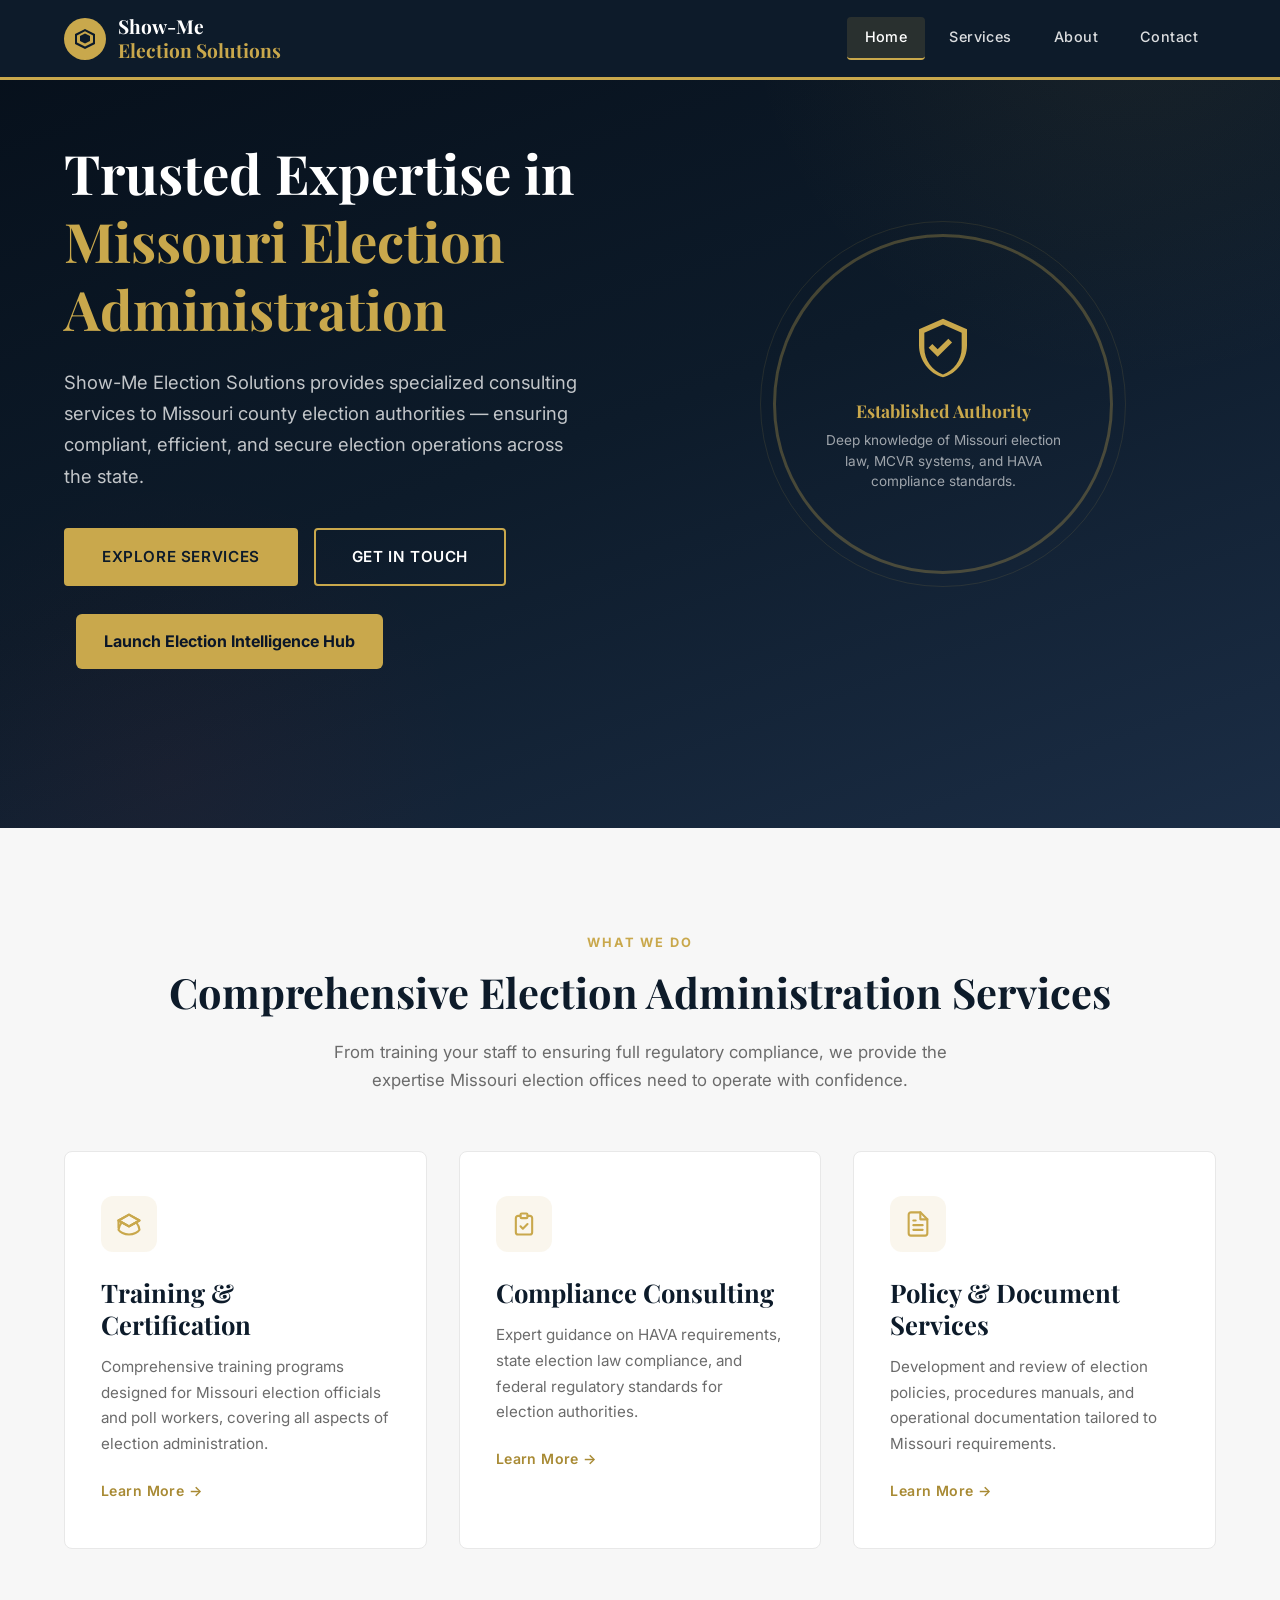
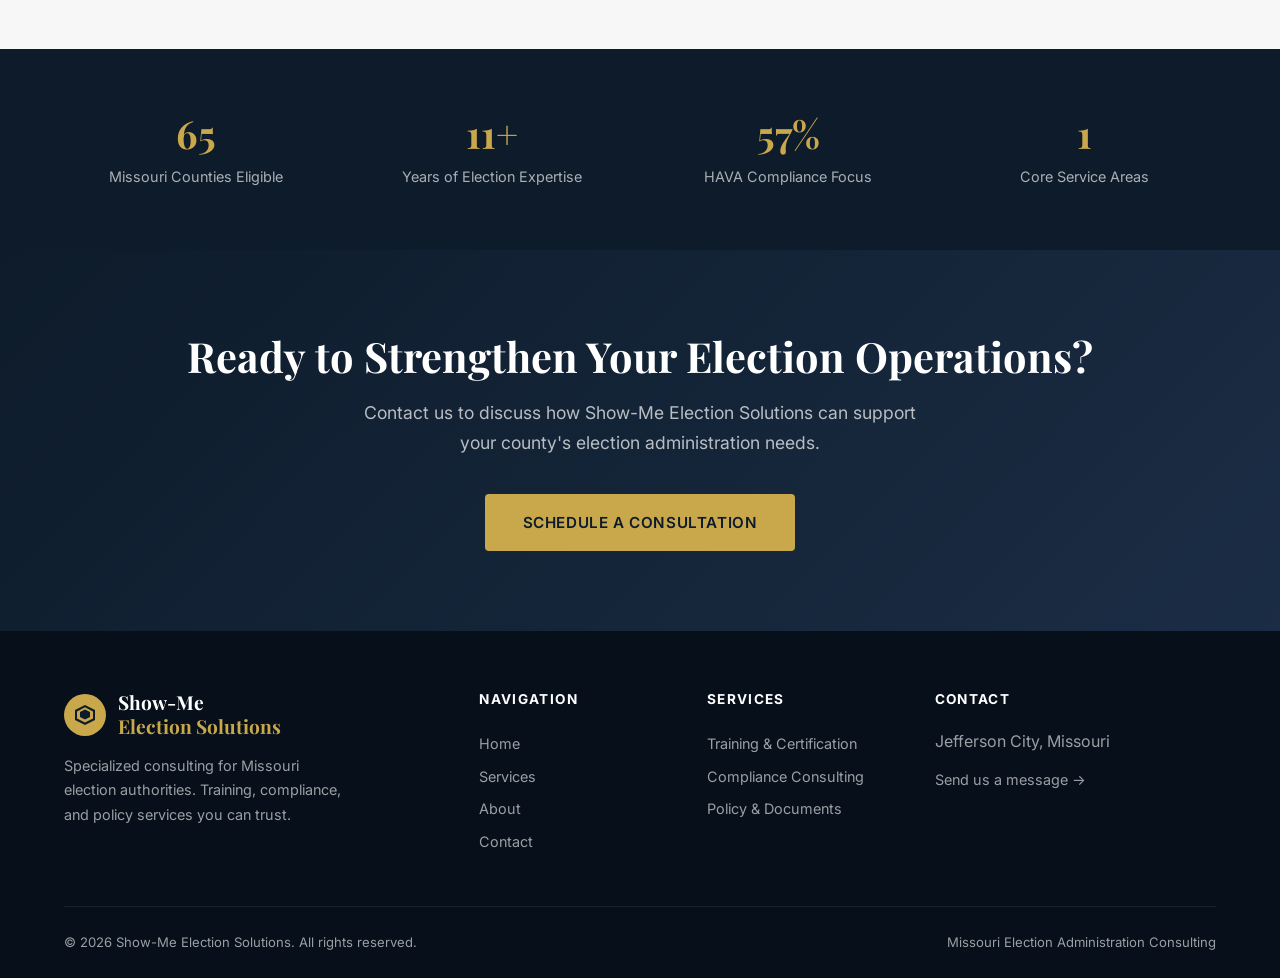
<file: index.html>
<!DOCTYPE html>
<html lang="en">
<head>
  <meta charset="UTF-8">
  <meta name="viewport" content="width=device-width, initial-scale=1.0">
  <title>Show-Me Election Solutions — Missouri Election Administration Consulting</title>
  <meta name="description" content="Missouri's trusted partner in election administration consulting. Training, compliance, and policy services for county election authorities.">
  <link rel="preconnect" href="https://fonts.googleapis.com">
  <link rel="preconnect" href="https://fonts.gstatic.com" crossorigin>
  <link href="https://fonts.googleapis.com/css2?family=Inter:wght@400;500;600;700&family=Playfair+Display:wght@600;700;800&display=swap" rel="stylesheet">
  <link rel="stylesheet" href="css/styles.css">
</head>
<body>

  <!-- ======== Header ======== -->
  <header class="site-header">
    <div class="container">
      <a href="index.html" class="logo">
        <div class="logo-icon">
          <svg viewBox="0 0 24 24"><path d="M12 2L2 7v10l10 5 10-5V7L12 2zm0 2.18L20 8.5v7l-8 4-8-4v-7l8-4.32z"/><path d="M12 6.5l-5 2.5v5l5 2.5 5-2.5v-5l-5-2.5z"/></svg>
        </div>
        <div class="logo-text">Show-Me<br><span>Election Solutions</span></div>
      </a>
      <button class="nav-toggle" aria-label="Toggle navigation" aria-expanded="false">
        <span></span><span></span><span></span>
      </button>
      <nav class="main-nav">
        <ul>
          <li><a href="index.html" class="active">Home</a></li>
          <li><a href="services.html">Services</a></li>
          <li><a href="about.html">About</a></li>
          <li><a href="contact.html">Contact</a></li>
        </ul>
      </nav>
    </div>
  </header>

  <!-- ======== Hero ======== -->
  <section class="hero">
    <div class="container">
      <div class="hero-content">
        <h1>Trusted Expertise in<br><em>Missouri Election Administration</em></h1>
        <p>Show-Me Election Solutions provides specialized consulting services to Missouri county election authorities — ensuring compliant, efficient, and secure election operations across the state.</p>
        <div class="hero-buttons">
          <a href="services.html" class="btn btn-gold">Explore Services</a>
          <a href="contact.html" class="btn btn-outline">Get in Touch</a>
          <a href="hub.html" style="display:inline-block;background:#C9A84C;color:#0B1628;padding:14px 28px;border-radius:6px;font-weight:700;text-decoration:none;font-size:16px;margin-top:12px;margin-left:12px;">Launch Election Intelligence Hub</a>
        </div>
      </div>
      <div class="hero-visual">
        <div class="hero-badge">
          <svg viewBox="0 0 24 24"><path d="M12 1L3 5v6c0 5.55 3.84 10.74 9 12 5.16-1.26 9-6.45 9-12V5l-9-4zm0 2.18l7 3.12v5.7c0 4.47-3.07 8.67-7 9.93-3.93-1.26-7-5.46-7-9.93V6.3l7-3.12z"/><path d="M10 12.5l-2-2-1.4 1.4L10 15.3l5.4-5.4-1.4-1.4z"/></svg>
          <h3>Established Authority</h3>
          <p>Deep knowledge of Missouri election law, MCVR systems, and HAVA compliance standards.</p>
        </div>
      </div>
    </div>
  </section>

  <!-- ======== Services Overview ======== -->
  <section class="services-overview">
    <div class="container">
      <div class="text-center">
        <span class="section-label">What We Do</span>
        <h2 class="section-heading">Comprehensive Election Administration Services</h2>
        <p class="section-intro center">From training your staff to ensuring full regulatory compliance, we provide the expertise Missouri election offices need to operate with confidence.</p>
      </div>
      <div class="services-grid">
        <!-- Card 1 -->
        <div class="service-card">
          <div class="icon-wrap">
            <svg viewBox="0 0 24 24"><path d="M12 14l9-5-9-5-9 5 9 5z"/><path d="M12 14l6.16-3.42A12.08 12.08 0 0 1 21 17c-1.1 2-5 4-9 4s-7.9-2-9-4a12.08 12.08 0 0 1 2.84-6.42L12 14z"/><path d="M12 14l9-5-9-5-9 5 9 5z"/><line x1="3" y1="9" x2="3" y2="15"/></svg>
          </div>
          <h3>Training &amp; Certification</h3>
          <p>Comprehensive training programs designed for Missouri election officials and poll workers, covering all aspects of election administration.</p>
          <a href="services.html" class="card-link">Learn More &rarr;</a>
        </div>
        <!-- Card 2 -->
        <div class="service-card">
          <div class="icon-wrap">
            <svg viewBox="0 0 24 24"><path d="M9 5H7a2 2 0 0 0-2 2v12a2 2 0 0 0 2 2h10a2 2 0 0 0 2-2V7a2 2 0 0 0-2-2h-2"/><rect x="9" y="3" width="6" height="4" rx="1"/><path d="M9 14l2 2 4-4"/></svg>
          </div>
          <h3>Compliance Consulting</h3>
          <p>Expert guidance on HAVA requirements, state election law compliance, and federal regulatory standards for election authorities.</p>
          <a href="services.html" class="card-link">Learn More &rarr;</a>
        </div>
        <!-- Card 3 -->
        <div class="service-card">
          <div class="icon-wrap">
            <svg viewBox="0 0 24 24"><path d="M14 2H6a2 2 0 0 0-2 2v16a2 2 0 0 0 2 2h12a2 2 0 0 0 2-2V8l-6-6z"/><polyline points="14 2 14 8 20 8"/><line x1="16" y1="13" x2="8" y2="13"/><line x1="16" y1="17" x2="8" y2="17"/><line x1="10" y1="9" x2="8" y2="9"/></svg>
          </div>
          <h3>Policy &amp; Document Services</h3>
          <p>Development and review of election policies, procedures manuals, and operational documentation tailored to Missouri requirements.</p>
          <a href="services.html" class="card-link">Learn More &rarr;</a>
        </div>
      </div>
    </div>
  </section>

  <!-- ======== Trust Bar ======== -->
  <section class="trust-bar">
    <div class="container">
      <div class="trust-grid">
        <div class="trust-item">
          <h3 data-count="114" data-suffix="">0</h3>
          <p>Missouri Counties Eligible</p>
        </div>
        <div class="trust-item">
          <h3 data-count="20" data-suffix="+">0</h3>
          <p>Years of Election Expertise</p>
        </div>
        <div class="trust-item">
          <h3 data-count="100" data-suffix="%">0</h3>
          <p>HAVA Compliance Focus</p>
        </div>
        <div class="trust-item">
          <h3 data-count="3" data-suffix="">0</h3>
          <p>Core Service Areas</p>
        </div>
      </div>
    </div>
  </section>

  <!-- ======== CTA Banner ======== -->
  <section class="cta-banner">
    <div class="container">
      <h2>Ready to Strengthen Your Election Operations?</h2>
      <p>Contact us to discuss how Show-Me Election Solutions can support your county's election administration needs.</p>
      <a href="contact.html" class="btn btn-gold">Schedule a Consultation</a>
    </div>
  </section>

  <!-- ======== Footer ======== -->
  <footer class="site-footer">
    <div class="container">
      <div class="footer-grid">
        <div class="footer-brand">
          <a href="index.html" class="logo">
            <div class="logo-icon">
              <svg viewBox="0 0 24 24"><path d="M12 2L2 7v10l10 5 10-5V7L12 2zm0 2.18L20 8.5v7l-8 4-8-4v-7l8-4.32z"/><path d="M12 6.5l-5 2.5v5l5 2.5 5-2.5v-5l-5-2.5z"/></svg>
            </div>
            <div class="logo-text">Show-Me<br><span>Election Solutions</span></div>
          </a>
          <p>Specialized consulting for Missouri election authorities. Training, compliance, and policy services you can trust.</p>
        </div>
        <div class="footer-col">
          <h4>Navigation</h4>
          <a href="index.html">Home</a>
          <a href="services.html">Services</a>
          <a href="about.html">About</a>
          <a href="contact.html">Contact</a>
        </div>
        <div class="footer-col">
          <h4>Services</h4>
          <a href="services.html">Training &amp; Certification</a>
          <a href="services.html">Compliance Consulting</a>
          <a href="services.html">Policy &amp; Documents</a>
        </div>
        <div class="footer-col">
          <h4>Contact</h4>
          <p>Jefferson City, Missouri</p>
          <p style="margin-top:8px"><a href="contact.html">Send us a message &rarr;</a></p>
        </div>
      </div>
      <div class="footer-bottom">
        <p>&copy; 2026 Show-Me Election Solutions. All rights reserved.</p>
        <p>Missouri Election Administration Consulting</p>
      </div>
    </div>
  </footer>

  <script src="js/main.js"></script>
</body>
</html>
</file>
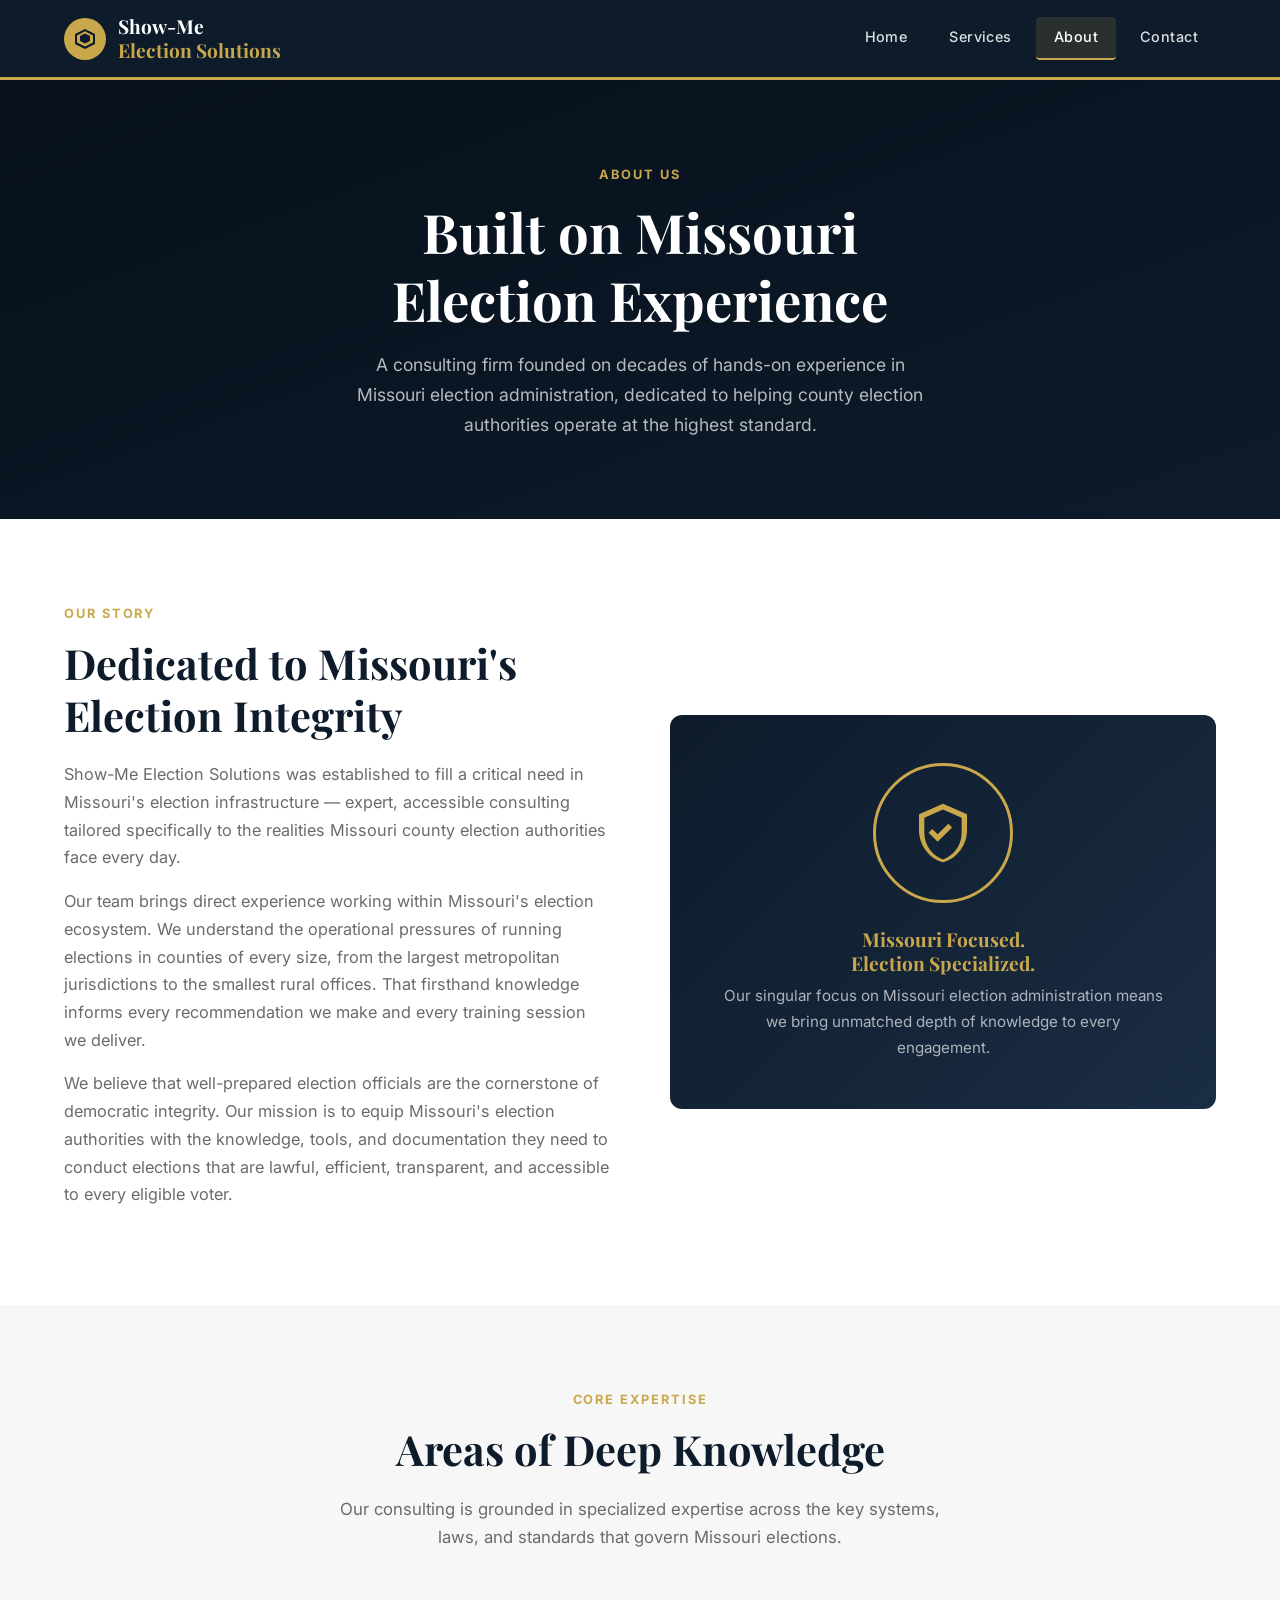
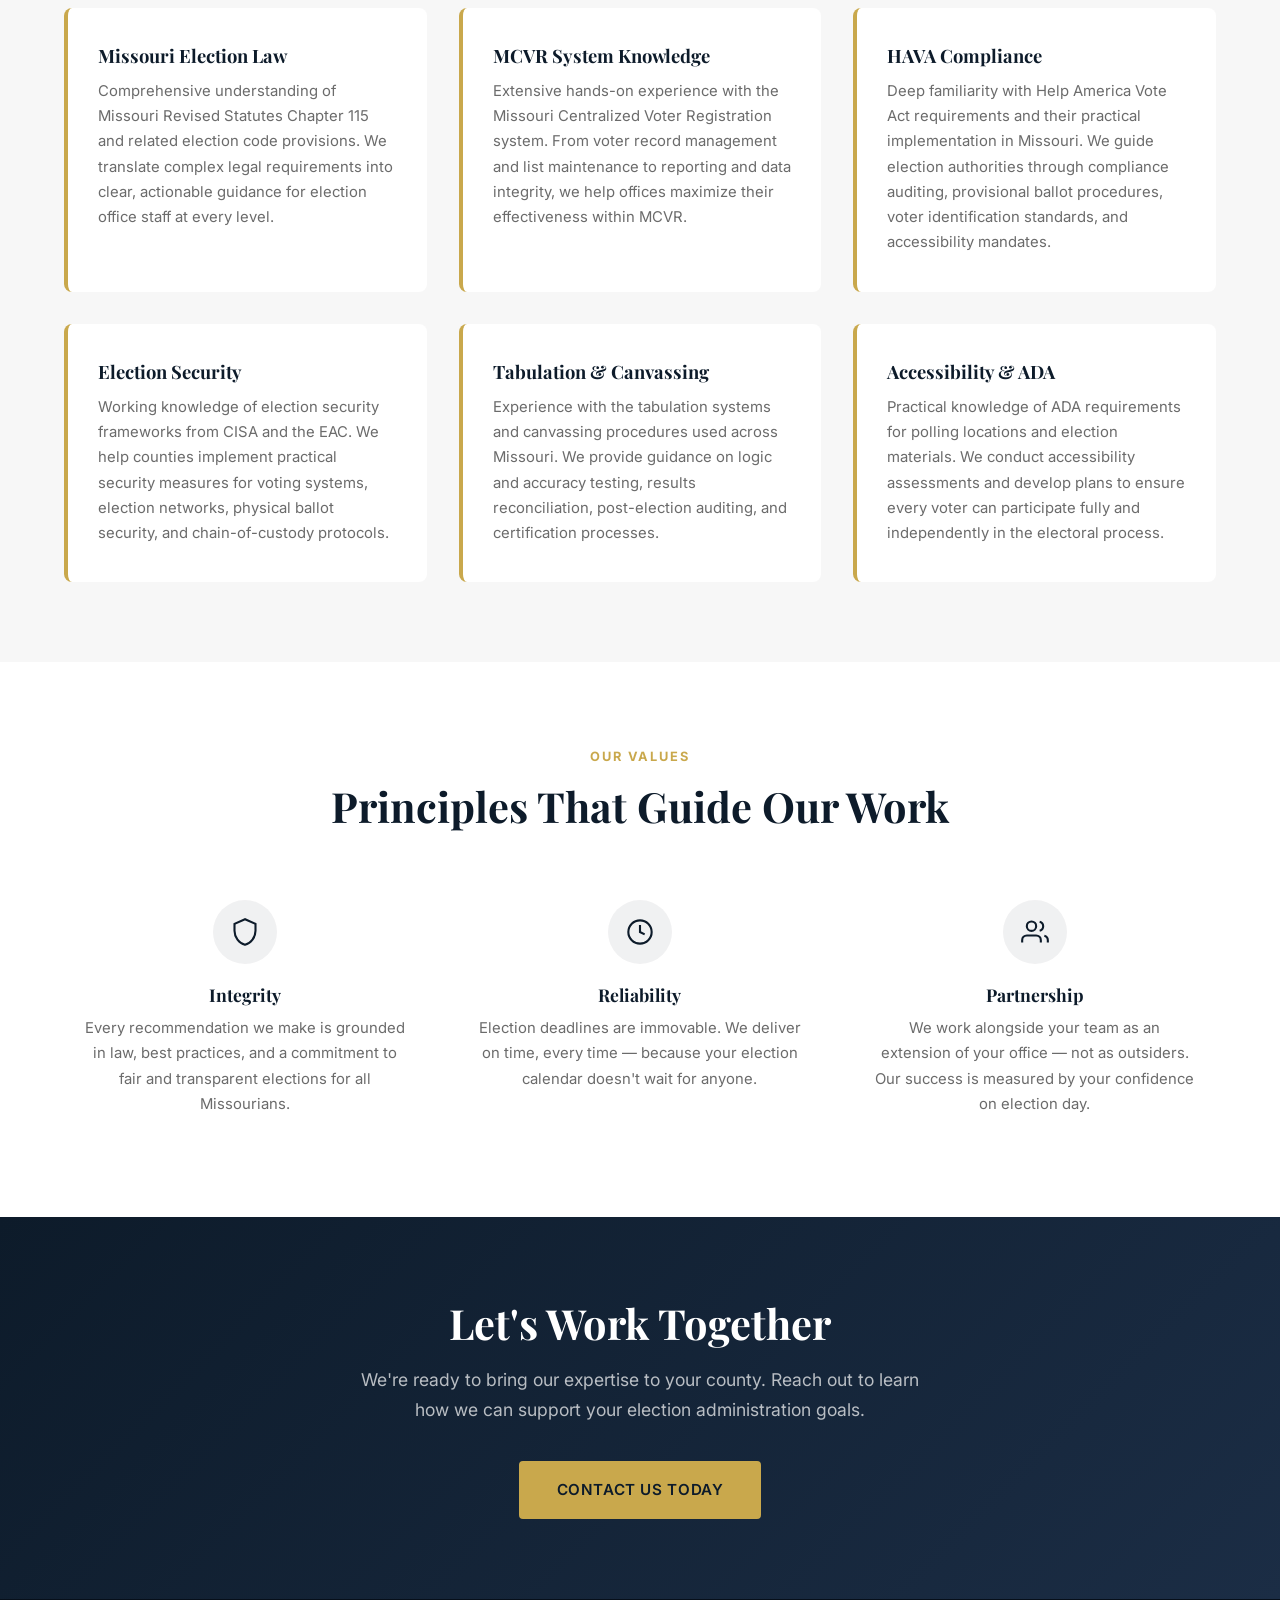
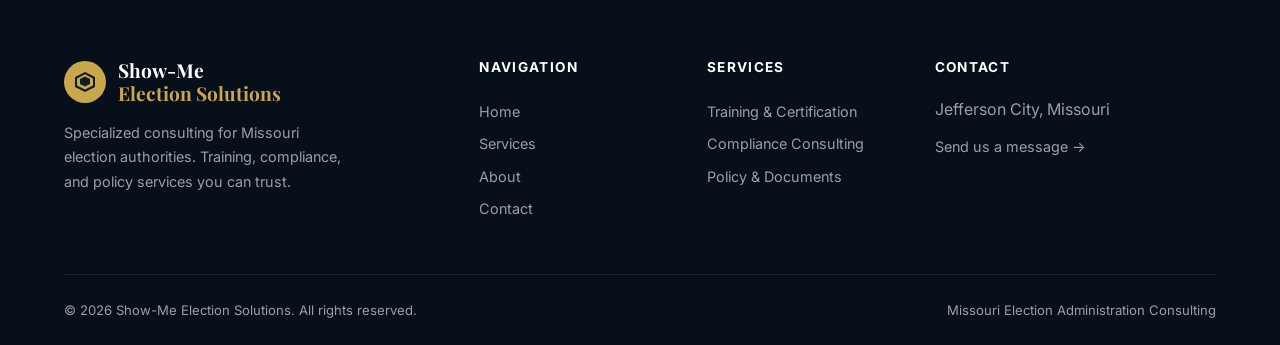
<file: about.html>
<!DOCTYPE html>
<html lang="en">
<head>
  <meta charset="UTF-8">
  <meta name="viewport" content="width=device-width, initial-scale=1.0">
  <title>About — Show-Me Election Solutions</title>
  <meta name="description" content="Learn about Show-Me Election Solutions — Missouri's trusted election administration consulting firm with deep expertise in state election law, MCVR, and HAVA compliance.">
  <link rel="preconnect" href="https://fonts.googleapis.com">
  <link rel="preconnect" href="https://fonts.gstatic.com" crossorigin>
  <link href="https://fonts.googleapis.com/css2?family=Inter:wght@400;500;600;700&family=Playfair+Display:wght@600;700;800&display=swap" rel="stylesheet">
  <link rel="stylesheet" href="css/styles.css">
</head>
<body>

  <!-- ======== Header ======== -->
  <header class="site-header">
    <div class="container">
      <a href="index.html" class="logo">
        <div class="logo-icon">
          <svg viewBox="0 0 24 24"><path d="M12 2L2 7v10l10 5 10-5V7L12 2zm0 2.18L20 8.5v7l-8 4-8-4v-7l8-4.32z"/><path d="M12 6.5l-5 2.5v5l5 2.5 5-2.5v-5l-5-2.5z"/></svg>
        </div>
        <div class="logo-text">Show-Me<br><span>Election Solutions</span></div>
      </a>
      <button class="nav-toggle" aria-label="Toggle navigation" aria-expanded="false">
        <span></span><span></span><span></span>
      </button>
      <nav class="main-nav">
        <ul>
          <li><a href="index.html">Home</a></li>
          <li><a href="services.html">Services</a></li>
          <li><a href="about.html">About</a></li>
          <li><a href="contact.html">Contact</a></li>
        </ul>
      </nav>
    </div>
  </header>

  <!-- ======== Page Hero ======== -->
  <section class="page-hero">
    <div class="container">
      <span class="section-label" style="color:var(--gold)">About Us</span>
      <h1>Built on Missouri<br>Election Experience</h1>
      <p>A consulting firm founded on decades of hands-on experience in Missouri election administration, dedicated to helping county election authorities operate at the highest standard.</p>
    </div>
  </section>

  <!-- ======== About Intro ======== -->
  <section class="about-intro">
    <div class="container">
      <div class="about-intro-text">
        <span class="section-label">Our Story</span>
        <h2>Dedicated to Missouri's Election Integrity</h2>
        <p>Show-Me Election Solutions was established to fill a critical need in Missouri's election infrastructure — expert, accessible consulting tailored specifically to the realities Missouri county election authorities face every day.</p>
        <p>Our team brings direct experience working within Missouri's election ecosystem. We understand the operational pressures of running elections in counties of every size, from the largest metropolitan jurisdictions to the smallest rural offices. That firsthand knowledge informs every recommendation we make and every training session we deliver.</p>
        <p>We believe that well-prepared election officials are the cornerstone of democratic integrity. Our mission is to equip Missouri's election authorities with the knowledge, tools, and documentation they need to conduct elections that are lawful, efficient, transparent, and accessible to every eligible voter.</p>
      </div>
      <div class="about-visual">
        <div class="seal">
          <svg viewBox="0 0 24 24"><path d="M12 1L3 5v6c0 5.55 3.84 10.74 9 12 5.16-1.26 9-6.45 9-12V5l-9-4zm0 2.18l7 3.12v5.7c0 4.47-3.07 8.67-7 9.93-3.93-1.26-7-5.46-7-9.93V6.3l7-3.12z"/><path d="M10 12.5l-2-2-1.4 1.4L10 15.3l5.4-5.4-1.4-1.4z"/></svg>
        </div>
        <h3>Missouri Focused.<br>Election Specialized.</h3>
        <p>Our singular focus on Missouri election administration means we bring unmatched depth of knowledge to every engagement.</p>
      </div>
    </div>
  </section>

  <!-- ======== Expertise Section ======== -->
  <section class="expertise-section">
    <div class="container">
      <div class="text-center">
        <span class="section-label">Core Expertise</span>
        <h2 class="section-heading">Areas of Deep Knowledge</h2>
        <p class="section-intro center">Our consulting is grounded in specialized expertise across the key systems, laws, and standards that govern Missouri elections.</p>
      </div>
      <div class="expertise-grid">
        <div class="expertise-card">
          <h3>Missouri Election Law</h3>
          <p>Comprehensive understanding of Missouri Revised Statutes Chapter 115 and related election code provisions. We translate complex legal requirements into clear, actionable guidance for election office staff at every level.</p>
        </div>
        <div class="expertise-card">
          <h3>MCVR System Knowledge</h3>
          <p>Extensive hands-on experience with the Missouri Centralized Voter Registration system. From voter record management and list maintenance to reporting and data integrity, we help offices maximize their effectiveness within MCVR.</p>
        </div>
        <div class="expertise-card">
          <h3>HAVA Compliance</h3>
          <p>Deep familiarity with Help America Vote Act requirements and their practical implementation in Missouri. We guide election authorities through compliance auditing, provisional ballot procedures, voter identification standards, and accessibility mandates.</p>
        </div>
        <div class="expertise-card">
          <h3>Election Security</h3>
          <p>Working knowledge of election security frameworks from CISA and the EAC. We help counties implement practical security measures for voting systems, election networks, physical ballot security, and chain-of-custody protocols.</p>
        </div>
        <div class="expertise-card">
          <h3>Tabulation &amp; Canvassing</h3>
          <p>Experience with the tabulation systems and canvassing procedures used across Missouri. We provide guidance on logic and accuracy testing, results reconciliation, post-election auditing, and certification processes.</p>
        </div>
        <div class="expertise-card">
          <h3>Accessibility &amp; ADA</h3>
          <p>Practical knowledge of ADA requirements for polling locations and election materials. We conduct accessibility assessments and develop plans to ensure every voter can participate fully and independently in the electoral process.</p>
        </div>
      </div>
    </div>
  </section>

  <!-- ======== Values ======== -->
  <section class="values-section">
    <div class="container">
      <div class="text-center">
        <span class="section-label">Our Values</span>
        <h2 class="section-heading">Principles That Guide Our Work</h2>
      </div>
      <div class="values-grid">
        <div class="value-item">
          <div class="value-icon">
            <svg viewBox="0 0 24 24"><path d="M12 1L3 5v6c0 5.55 3.84 10.74 9 12 5.16-1.26 9-6.45 9-12V5l-9-4z"/></svg>
          </div>
          <h3>Integrity</h3>
          <p>Every recommendation we make is grounded in law, best practices, and a commitment to fair and transparent elections for all Missourians.</p>
        </div>
        <div class="value-item">
          <div class="value-icon">
            <svg viewBox="0 0 24 24"><circle cx="12" cy="12" r="10"/><path d="M12 6v6l4 2"/></svg>
          </div>
          <h3>Reliability</h3>
          <p>Election deadlines are immovable. We deliver on time, every time — because your election calendar doesn't wait for anyone.</p>
        </div>
        <div class="value-item">
          <div class="value-icon">
            <svg viewBox="0 0 24 24"><path d="M17 21v-2a4 4 0 0 0-4-4H5a4 4 0 0 0-4 4v2"/><circle cx="9" cy="7" r="4"/><path d="M23 21v-2a4 4 0 0 0-3-3.87"/><path d="M16 3.13a4 4 0 0 1 0 7.75"/></svg>
          </div>
          <h3>Partnership</h3>
          <p>We work alongside your team as an extension of your office — not as outsiders. Our success is measured by your confidence on election day.</p>
        </div>
      </div>
    </div>
  </section>

  <!-- ======== CTA ======== -->
  <section class="cta-banner">
    <div class="container">
      <h2>Let's Work Together</h2>
      <p>We're ready to bring our expertise to your county. Reach out to learn how we can support your election administration goals.</p>
      <a href="contact.html" class="btn btn-gold">Contact Us Today</a>
    </div>
  </section>

  <!-- ======== Footer ======== -->
  <footer class="site-footer">
    <div class="container">
      <div class="footer-grid">
        <div class="footer-brand">
          <a href="index.html" class="logo">
            <div class="logo-icon">
              <svg viewBox="0 0 24 24"><path d="M12 2L2 7v10l10 5 10-5V7L12 2zm0 2.18L20 8.5v7l-8 4-8-4v-7l8-4.32z"/><path d="M12 6.5l-5 2.5v5l5 2.5 5-2.5v-5l-5-2.5z"/></svg>
            </div>
            <div class="logo-text">Show-Me<br><span>Election Solutions</span></div>
          </a>
          <p>Specialized consulting for Missouri election authorities. Training, compliance, and policy services you can trust.</p>
        </div>
        <div class="footer-col">
          <h4>Navigation</h4>
          <a href="index.html">Home</a>
          <a href="services.html">Services</a>
          <a href="about.html">About</a>
          <a href="contact.html">Contact</a>
        </div>
        <div class="footer-col">
          <h4>Services</h4>
          <a href="services.html">Training &amp; Certification</a>
          <a href="services.html">Compliance Consulting</a>
          <a href="services.html">Policy &amp; Documents</a>
        </div>
        <div class="footer-col">
          <h4>Contact</h4>
          <p>Jefferson City, Missouri</p>
          <p style="margin-top:8px"><a href="contact.html">Send us a message &rarr;</a></p>
        </div>
      </div>
      <div class="footer-bottom">
        <p>&copy; 2026 Show-Me Election Solutions. All rights reserved.</p>
        <p>Missouri Election Administration Consulting</p>
      </div>
    </div>
  </footer>

  <script src="js/main.js"></script>
</body>
</html>
</file>
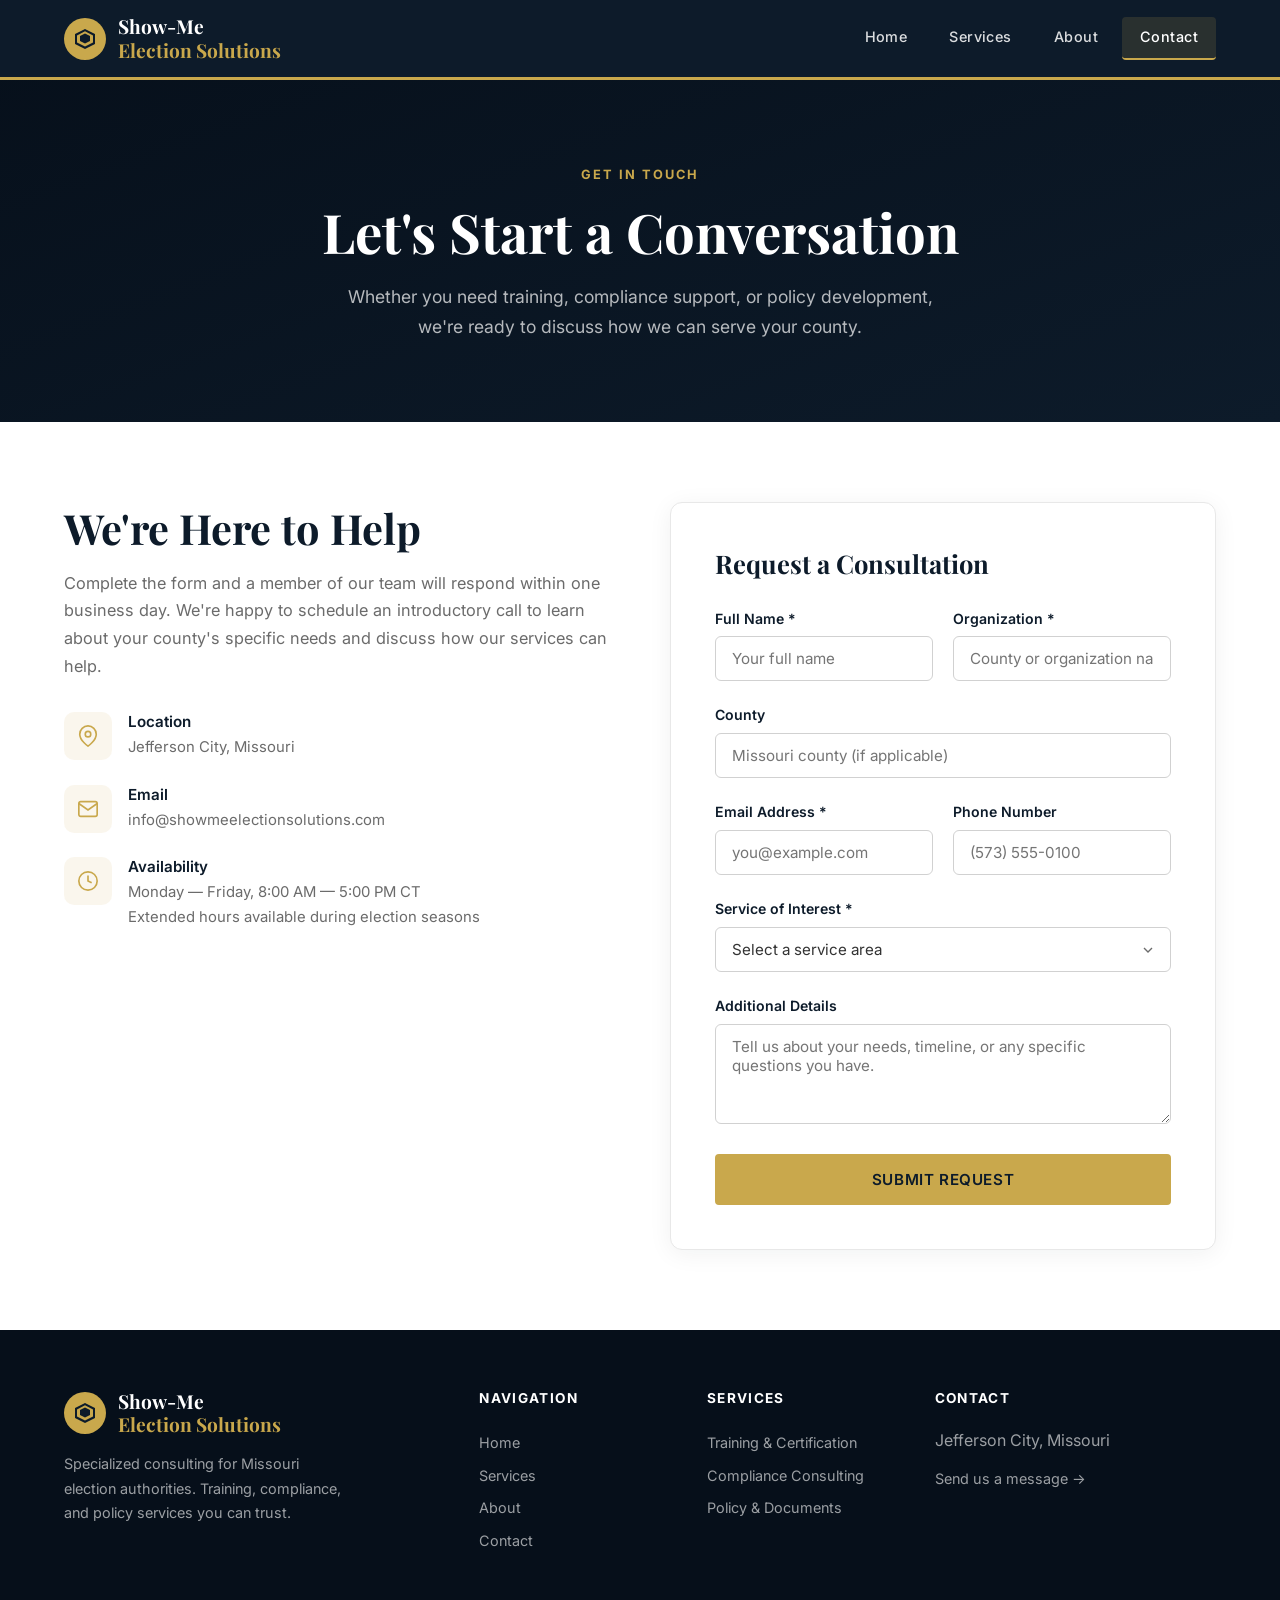
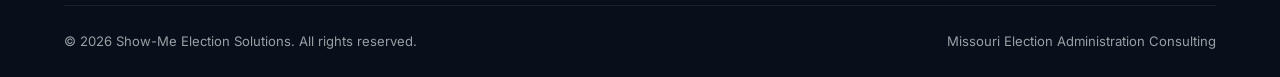
<file: contact.html>
<!DOCTYPE html>
<html lang="en">
<head>
  <meta charset="UTF-8">
  <meta name="viewport" content="width=device-width, initial-scale=1.0">
  <title>Contact — Show-Me Election Solutions</title>
  <meta name="description" content="Get in touch with Show-Me Election Solutions. Request a consultation for election administration training, compliance, or policy services in Missouri.">
  <link rel="preconnect" href="https://fonts.googleapis.com">
  <link rel="preconnect" href="https://fonts.gstatic.com" crossorigin>
  <link href="https://fonts.googleapis.com/css2?family=Inter:wght@400;500;600;700&family=Playfair+Display:wght@600;700;800&display=swap" rel="stylesheet">
  <link rel="stylesheet" href="css/styles.css">
</head>
<body>

  <!-- ======== Header ======== -->
  <header class="site-header">
    <div class="container">
      <a href="index.html" class="logo">
        <div class="logo-icon">
          <svg viewBox="0 0 24 24"><path d="M12 2L2 7v10l10 5 10-5V7L12 2zm0 2.18L20 8.5v7l-8 4-8-4v-7l8-4.32z"/><path d="M12 6.5l-5 2.5v5l5 2.5 5-2.5v-5l-5-2.5z"/></svg>
        </div>
        <div class="logo-text">Show-Me<br><span>Election Solutions</span></div>
      </a>
      <button class="nav-toggle" aria-label="Toggle navigation" aria-expanded="false">
        <span></span><span></span><span></span>
      </button>
      <nav class="main-nav">
        <ul>
          <li><a href="index.html">Home</a></li>
          <li><a href="services.html">Services</a></li>
          <li><a href="about.html">About</a></li>
          <li><a href="contact.html">Contact</a></li>
        </ul>
      </nav>
    </div>
  </header>

  <!-- ======== Page Hero ======== -->
  <section class="page-hero">
    <div class="container">
      <span class="section-label" style="color:var(--gold)">Get in Touch</span>
      <h1>Let's Start a Conversation</h1>
      <p>Whether you need training, compliance support, or policy development, we're ready to discuss how we can serve your county.</p>
    </div>
  </section>

  <!-- ======== Contact Section ======== -->
  <section class="contact-section">
    <div class="container">
      <div class="contact-layout">

        <!-- Left: Info -->
        <div class="contact-info">
          <h2>We're Here to Help</h2>
          <p>Complete the form and a member of our team will respond within one business day. We're happy to schedule an introductory call to learn about your county's specific needs and discuss how our services can help.</p>

          <div class="contact-details">
            <div class="contact-detail-item">
              <div class="cd-icon">
                <svg viewBox="0 0 24 24"><path d="M21 10c0 7-9 13-9 13s-9-6-9-13a9 9 0 0 1 18 0z"/><circle cx="12" cy="10" r="3"/></svg>
              </div>
              <div>
                <h4>Location</h4>
                <p>Jefferson City, Missouri</p>
              </div>
            </div>
            <div class="contact-detail-item">
              <div class="cd-icon">
                <svg viewBox="0 0 24 24"><path d="M4 4h16c1.1 0 2 .9 2 2v12c0 1.1-.9 2-2 2H4c-1.1 0-2-.9-2-2V6c0-1.1.9-2 2-2z"/><polyline points="22,6 12,13 2,6"/></svg>
              </div>
              <div>
                <h4>Email</h4>
                <p>info@showmeelectionsolutions.com</p>
              </div>
            </div>
            <div class="contact-detail-item">
              <div class="cd-icon">
                <svg viewBox="0 0 24 24"><circle cx="12" cy="12" r="10"/><path d="M12 6v6l4 2"/></svg>
              </div>
              <div>
                <h4>Availability</h4>
                <p>Monday — Friday, 8:00 AM — 5:00 PM CT<br>Extended hours available during election seasons</p>
              </div>
            </div>
          </div>
        </div>

        <!-- Right: Form -->
        <div class="contact-form-wrap">
          <h3>Request a Consultation</h3>
          <form id="contactForm" novalidate>
            <div class="form-row">
              <div class="form-group">
                <label for="name">Full Name *</label>
                <input type="text" id="name" name="name" placeholder="Your full name" required>
              </div>
              <div class="form-group">
                <label for="organization">Organization *</label>
                <input type="text" id="organization" name="organization" placeholder="County or organization name" required>
              </div>
            </div>
            <div class="form-group">
              <label for="county">County</label>
              <input type="text" id="county" name="county" placeholder="Missouri county (if applicable)">
            </div>
            <div class="form-row">
              <div class="form-group">
                <label for="email">Email Address *</label>
                <input type="email" id="email" name="email" placeholder="you@example.com" required>
              </div>
              <div class="form-group">
                <label for="phone">Phone Number</label>
                <input type="tel" id="phone" name="phone" placeholder="(573) 555-0100">
              </div>
            </div>
            <div class="form-group">
              <label for="service">Service of Interest *</label>
              <select id="service" name="service" required>
                <option value="" disabled selected>Select a service area</option>
                <option value="training">Training &amp; Certification</option>
                <option value="compliance">Compliance Consulting</option>
                <option value="policy">Policy &amp; Document Services</option>
                <option value="multiple">Multiple Services</option>
                <option value="other">Other / Not Sure</option>
              </select>
            </div>
            <div class="form-group">
              <label for="message">Additional Details</label>
              <textarea id="message" name="message" placeholder="Tell us about your needs, timeline, or any specific questions you have."></textarea>
            </div>
            <div class="form-submit">
              <button type="submit" class="btn btn-gold">Submit Request</button>
            </div>
          </form>

          <!-- Success Message -->
          <div class="form-success">
            <svg viewBox="0 0 24 24"><circle cx="12" cy="12" r="10"/><path d="M9 12l2 2 4-4"/></svg>
            <h3>Thank You</h3>
            <p>Your request has been received. A member of our team will be in touch within one business day.</p>
          </div>
        </div>

      </div>
    </div>
  </section>

  <!-- ======== Footer ======== -->
  <footer class="site-footer">
    <div class="container">
      <div class="footer-grid">
        <div class="footer-brand">
          <a href="index.html" class="logo">
            <div class="logo-icon">
              <svg viewBox="0 0 24 24"><path d="M12 2L2 7v10l10 5 10-5V7L12 2zm0 2.18L20 8.5v7l-8 4-8-4v-7l8-4.32z"/><path d="M12 6.5l-5 2.5v5l5 2.5 5-2.5v-5l-5-2.5z"/></svg>
            </div>
            <div class="logo-text">Show-Me<br><span>Election Solutions</span></div>
          </a>
          <p>Specialized consulting for Missouri election authorities. Training, compliance, and policy services you can trust.</p>
        </div>
        <div class="footer-col">
          <h4>Navigation</h4>
          <a href="index.html">Home</a>
          <a href="services.html">Services</a>
          <a href="about.html">About</a>
          <a href="contact.html">Contact</a>
        </div>
        <div class="footer-col">
          <h4>Services</h4>
          <a href="services.html">Training &amp; Certification</a>
          <a href="services.html">Compliance Consulting</a>
          <a href="services.html">Policy &amp; Documents</a>
        </div>
        <div class="footer-col">
          <h4>Contact</h4>
          <p>Jefferson City, Missouri</p>
          <p style="margin-top:8px"><a href="contact.html">Send us a message &rarr;</a></p>
        </div>
      </div>
      <div class="footer-bottom">
        <p>&copy; 2026 Show-Me Election Solutions. All rights reserved.</p>
        <p>Missouri Election Administration Consulting</p>
      </div>
    </div>
  </footer>

  <script src="js/main.js"></script>
</body>
</html>
</file>
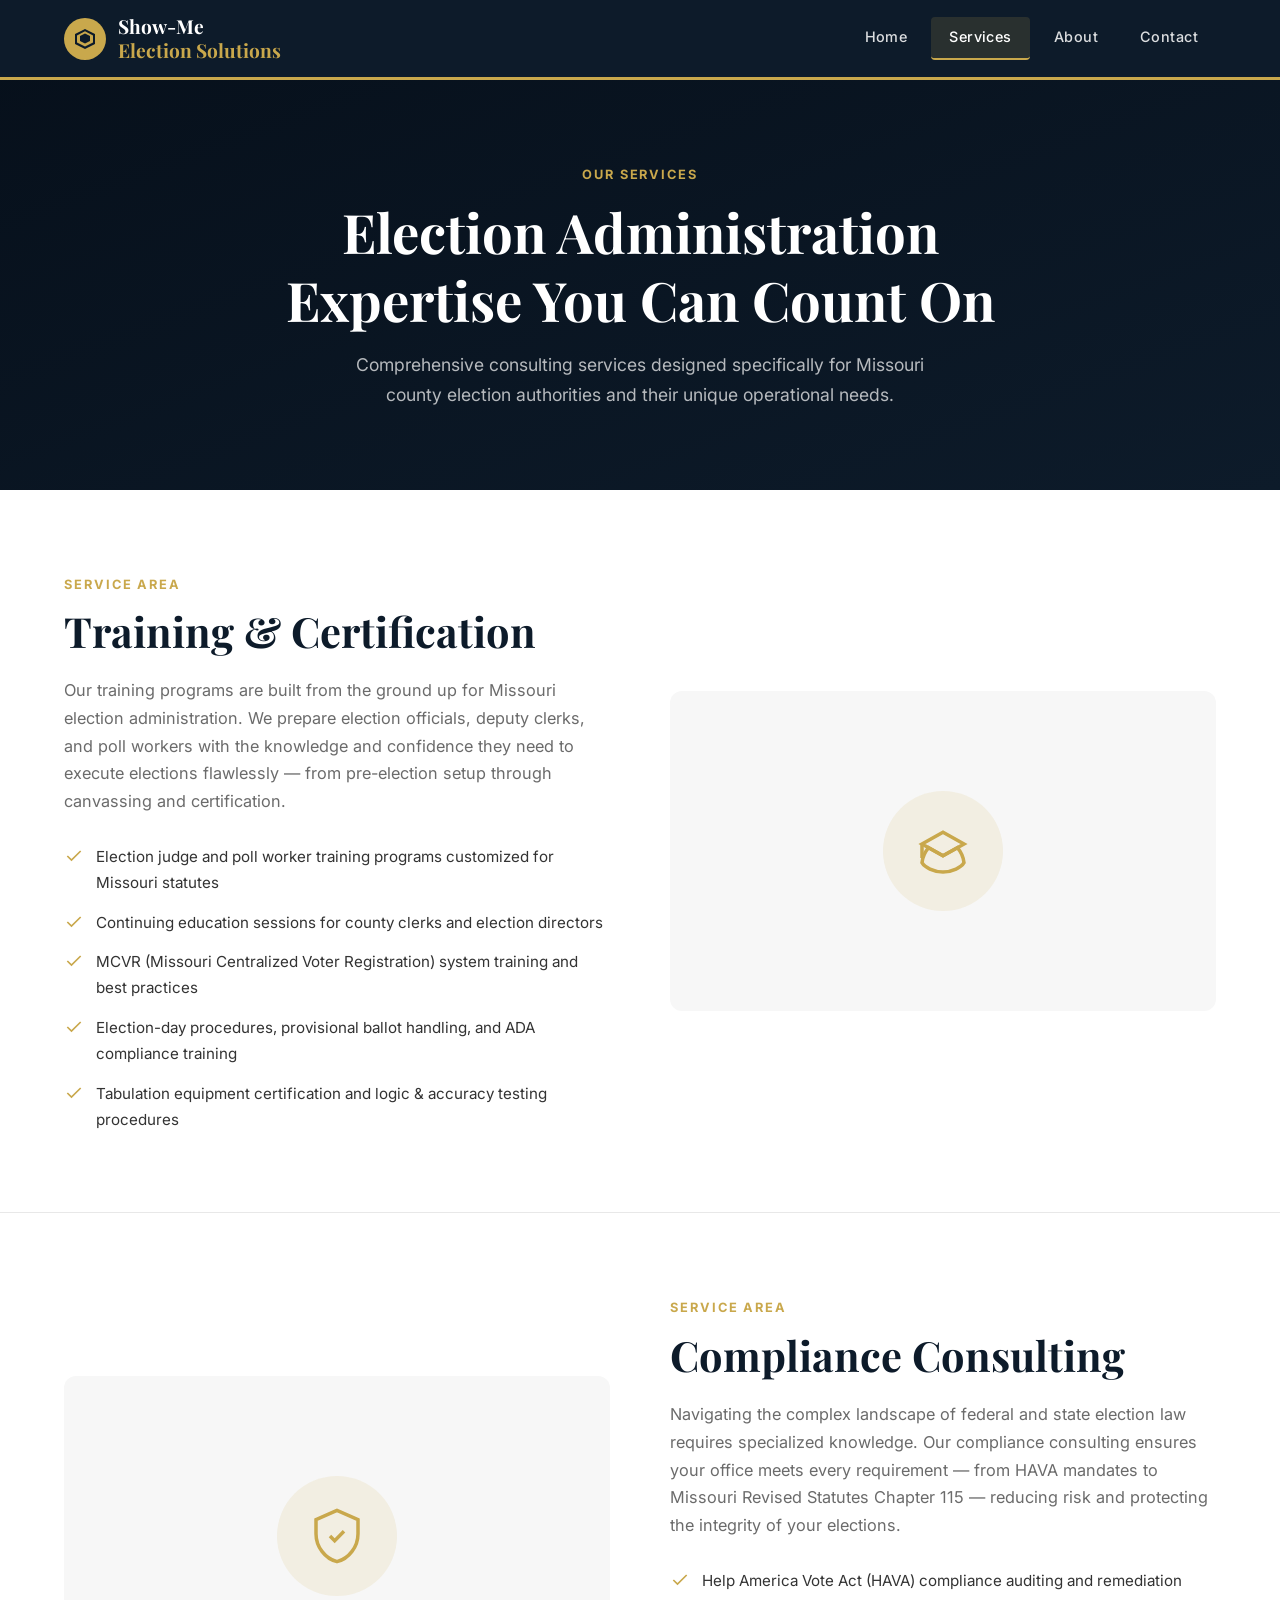
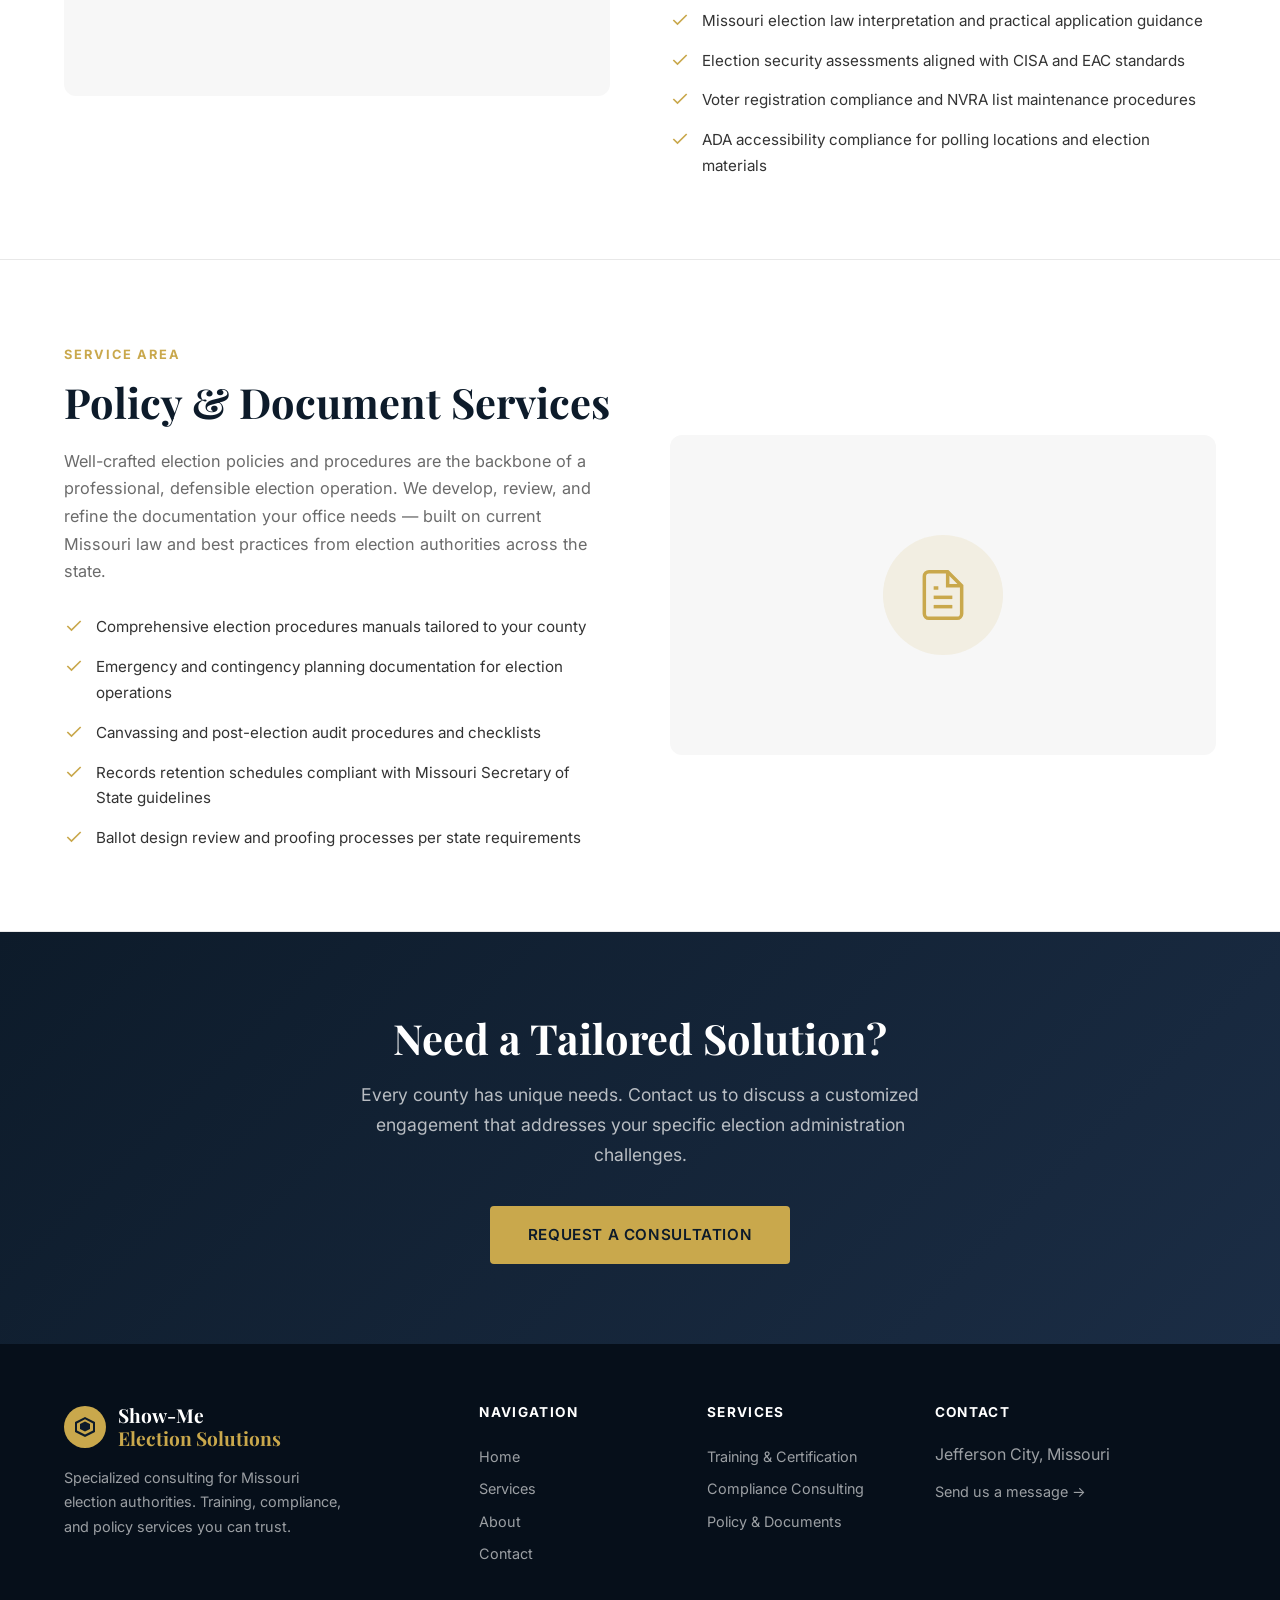
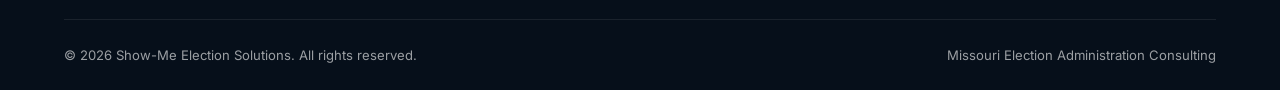
<file: services.html>
<!DOCTYPE html>
<html lang="en">
<head>
  <meta charset="UTF-8">
  <meta name="viewport" content="width=device-width, initial-scale=1.0">
  <title>Services — Show-Me Election Solutions</title>
  <meta name="description" content="Training, compliance consulting, and policy services for Missouri election authorities. Explore our full range of election administration services.">
  <link rel="preconnect" href="https://fonts.googleapis.com">
  <link rel="preconnect" href="https://fonts.gstatic.com" crossorigin>
  <link href="https://fonts.googleapis.com/css2?family=Inter:wght@400;500;600;700&family=Playfair+Display:wght@600;700;800&display=swap" rel="stylesheet">
  <link rel="stylesheet" href="css/styles.css">
</head>
<body>

  <!-- ======== Header ======== -->
  <header class="site-header">
    <div class="container">
      <a href="index.html" class="logo">
        <div class="logo-icon">
          <svg viewBox="0 0 24 24"><path d="M12 2L2 7v10l10 5 10-5V7L12 2zm0 2.18L20 8.5v7l-8 4-8-4v-7l8-4.32z"/><path d="M12 6.5l-5 2.5v5l5 2.5 5-2.5v-5l-5-2.5z"/></svg>
        </div>
        <div class="logo-text">Show-Me<br><span>Election Solutions</span></div>
      </a>
      <button class="nav-toggle" aria-label="Toggle navigation" aria-expanded="false">
        <span></span><span></span><span></span>
      </button>
      <nav class="main-nav">
        <ul>
          <li><a href="index.html">Home</a></li>
          <li><a href="services.html">Services</a></li>
          <li><a href="about.html">About</a></li>
          <li><a href="contact.html">Contact</a></li>
        </ul>
      </nav>
    </div>
  </header>

  <!-- ======== Page Hero ======== -->
  <section class="page-hero">
    <div class="container">
      <span class="section-label" style="color:var(--gold)">Our Services</span>
      <h1>Election Administration<br>Expertise You Can Count On</h1>
      <p>Comprehensive consulting services designed specifically for Missouri county election authorities and their unique operational needs.</p>
    </div>
  </section>

  <!-- ======== Service 1: Training & Certification ======== -->
  <section class="service-detail">
    <div class="container">
      <div class="service-detail-content">
        <span class="section-label">Service Area</span>
        <h2>Training &amp; Certification</h2>
        <p>Our training programs are built from the ground up for Missouri election administration. We prepare election officials, deputy clerks, and poll workers with the knowledge and confidence they need to execute elections flawlessly — from pre-election setup through canvassing and certification.</p>
        <ul class="service-features">
          <li>
            <svg viewBox="0 0 24 24"><polyline points="20 6 9 17 4 12"/></svg>
            Election judge and poll worker training programs customized for Missouri statutes
          </li>
          <li>
            <svg viewBox="0 0 24 24"><polyline points="20 6 9 17 4 12"/></svg>
            Continuing education sessions for county clerks and election directors
          </li>
          <li>
            <svg viewBox="0 0 24 24"><polyline points="20 6 9 17 4 12"/></svg>
            MCVR (Missouri Centralized Voter Registration) system training and best practices
          </li>
          <li>
            <svg viewBox="0 0 24 24"><polyline points="20 6 9 17 4 12"/></svg>
            Election-day procedures, provisional ballot handling, and ADA compliance training
          </li>
          <li>
            <svg viewBox="0 0 24 24"><polyline points="20 6 9 17 4 12"/></svg>
            Tabulation equipment certification and logic &amp; accuracy testing procedures
          </li>
        </ul>
      </div>
      <div class="service-detail-visual">
        <div class="visual-icon">
          <svg viewBox="0 0 24 24"><path d="M12 14l9-5-9-5-9 5 9 5z"/><path d="M12 14l6.16-3.42A12.08 12.08 0 0 1 21 17c-1.1 2-5 4-9 4s-7.9-2-9-4a12.08 12.08 0 0 1 2.84-6.42L12 14z"/><line x1="3" y1="9" x2="3" y2="15"/></svg>
        </div>
      </div>
    </div>
  </section>

  <!-- ======== Service 2: Compliance Consulting ======== -->
  <section class="service-detail">
    <div class="container">
      <div class="service-detail-content">
        <span class="section-label">Service Area</span>
        <h2>Compliance Consulting</h2>
        <p>Navigating the complex landscape of federal and state election law requires specialized knowledge. Our compliance consulting ensures your office meets every requirement — from HAVA mandates to Missouri Revised Statutes Chapter 115 — reducing risk and protecting the integrity of your elections.</p>
        <ul class="service-features">
          <li>
            <svg viewBox="0 0 24 24"><polyline points="20 6 9 17 4 12"/></svg>
            Help America Vote Act (HAVA) compliance auditing and remediation
          </li>
          <li>
            <svg viewBox="0 0 24 24"><polyline points="20 6 9 17 4 12"/></svg>
            Missouri election law interpretation and practical application guidance
          </li>
          <li>
            <svg viewBox="0 0 24 24"><polyline points="20 6 9 17 4 12"/></svg>
            Election security assessments aligned with CISA and EAC standards
          </li>
          <li>
            <svg viewBox="0 0 24 24"><polyline points="20 6 9 17 4 12"/></svg>
            Voter registration compliance and NVRA list maintenance procedures
          </li>
          <li>
            <svg viewBox="0 0 24 24"><polyline points="20 6 9 17 4 12"/></svg>
            ADA accessibility compliance for polling locations and election materials
          </li>
        </ul>
      </div>
      <div class="service-detail-visual">
        <div class="visual-icon">
          <svg viewBox="0 0 24 24"><path d="M12 1L3 5v6c0 5.55 3.84 10.74 9 12 5.16-1.26 9-6.45 9-12V5l-9-4z"/><path d="M9 12l2 2 4-4"/></svg>
        </div>
      </div>
    </div>
  </section>

  <!-- ======== Service 3: Policy & Document Services ======== -->
  <section class="service-detail">
    <div class="container">
      <div class="service-detail-content">
        <span class="section-label">Service Area</span>
        <h2>Policy &amp; Document Services</h2>
        <p>Well-crafted election policies and procedures are the backbone of a professional, defensible election operation. We develop, review, and refine the documentation your office needs — built on current Missouri law and best practices from election authorities across the state.</p>
        <ul class="service-features">
          <li>
            <svg viewBox="0 0 24 24"><polyline points="20 6 9 17 4 12"/></svg>
            Comprehensive election procedures manuals tailored to your county
          </li>
          <li>
            <svg viewBox="0 0 24 24"><polyline points="20 6 9 17 4 12"/></svg>
            Emergency and contingency planning documentation for election operations
          </li>
          <li>
            <svg viewBox="0 0 24 24"><polyline points="20 6 9 17 4 12"/></svg>
            Canvassing and post-election audit procedures and checklists
          </li>
          <li>
            <svg viewBox="0 0 24 24"><polyline points="20 6 9 17 4 12"/></svg>
            Records retention schedules compliant with Missouri Secretary of State guidelines
          </li>
          <li>
            <svg viewBox="0 0 24 24"><polyline points="20 6 9 17 4 12"/></svg>
            Ballot design review and proofing processes per state requirements
          </li>
        </ul>
      </div>
      <div class="service-detail-visual">
        <div class="visual-icon">
          <svg viewBox="0 0 24 24"><path d="M14 2H6a2 2 0 0 0-2 2v16a2 2 0 0 0 2 2h12a2 2 0 0 0 2-2V8l-6-6z"/><polyline points="14 2 14 8 20 8"/><line x1="16" y1="13" x2="8" y2="13"/><line x1="16" y1="17" x2="8" y2="17"/><line x1="10" y1="9" x2="8" y2="9"/></svg>
        </div>
      </div>
    </div>
  </section>

  <!-- ======== CTA ======== -->
  <section class="cta-banner">
    <div class="container">
      <h2>Need a Tailored Solution?</h2>
      <p>Every county has unique needs. Contact us to discuss a customized engagement that addresses your specific election administration challenges.</p>
      <a href="contact.html" class="btn btn-gold">Request a Consultation</a>
    </div>
  </section>

  <!-- ======== Footer ======== -->
  <footer class="site-footer">
    <div class="container">
      <div class="footer-grid">
        <div class="footer-brand">
          <a href="index.html" class="logo">
            <div class="logo-icon">
              <svg viewBox="0 0 24 24"><path d="M12 2L2 7v10l10 5 10-5V7L12 2zm0 2.18L20 8.5v7l-8 4-8-4v-7l8-4.32z"/><path d="M12 6.5l-5 2.5v5l5 2.5 5-2.5v-5l-5-2.5z"/></svg>
            </div>
            <div class="logo-text">Show-Me<br><span>Election Solutions</span></div>
          </a>
          <p>Specialized consulting for Missouri election authorities. Training, compliance, and policy services you can trust.</p>
        </div>
        <div class="footer-col">
          <h4>Navigation</h4>
          <a href="index.html">Home</a>
          <a href="services.html">Services</a>
          <a href="about.html">About</a>
          <a href="contact.html">Contact</a>
        </div>
        <div class="footer-col">
          <h4>Services</h4>
          <a href="services.html">Training &amp; Certification</a>
          <a href="services.html">Compliance Consulting</a>
          <a href="services.html">Policy &amp; Documents</a>
        </div>
        <div class="footer-col">
          <h4>Contact</h4>
          <p>Jefferson City, Missouri</p>
          <p style="margin-top:8px"><a href="contact.html">Send us a message &rarr;</a></p>
        </div>
      </div>
      <div class="footer-bottom">
        <p>&copy; 2026 Show-Me Election Solutions. All rights reserved.</p>
        <p>Missouri Election Administration Consulting</p>
      </div>
    </div>
  </footer>

  <script src="js/main.js"></script>
</body>
</html>
</file>
<file: css/styles.css>
/* ============================================
   Show-Me Election Solutions — Master Stylesheet
   Colors: Navy #0D1B2A | Gold #C9A84C | Red #B22222
   ============================================ */

/* ---------- Reset & Base ---------- */
*, *::before, *::after { box-sizing: border-box; margin: 0; padding: 0; }

:root {
  --navy:  #0D1B2A;
  --navy-light: #1B2D45;
  --navy-dark: #060F1A;
  --gold:  #C9A84C;
  --gold-light: #D4BA6A;
  --gold-dark: #A88A34;
  --red:   #B22222;
  --red-light: #C93C3C;
  --white: #FFFFFF;
  --off-white: #F5F5F0;
  --gray-100: #F7F7F7;
  --gray-200: #E8E8E8;
  --gray-300: #D1D1D1;
  --gray-600: #6B6B6B;
  --gray-800: #333333;
  --font-heading: 'Playfair Display', Georgia, serif;
  --font-body: 'Inter', -apple-system, BlinkMacSystemFont, sans-serif;
  --max-width: 1200px;
  --header-height: 80px;
  --transition: 0.3s ease;
}

html { scroll-behavior: smooth; font-size: 16px; }

body {
  font-family: var(--font-body);
  color: var(--gray-800);
  line-height: 1.7;
  background: var(--white);
  -webkit-font-smoothing: antialiased;
}

img { max-width: 100%; display: block; }
a   { text-decoration: none; color: inherit; }
ul  { list-style: none; }

.container { width: 90%; max-width: var(--max-width); margin: 0 auto; }

/* ---------- Typography ---------- */
h1, h2, h3, h4 { font-family: var(--font-heading); font-weight: 700; line-height: 1.25; color: var(--navy); }
h1 { font-size: clamp(2.2rem, 5vw, 3.4rem); }
h2 { font-size: clamp(1.8rem, 3.5vw, 2.6rem); }
h3 { font-size: clamp(1.25rem, 2.5vw, 1.6rem); }

/* ---------- Buttons ---------- */
.btn {
  display: inline-block;
  padding: 14px 36px;
  border-radius: 4px;
  font-family: var(--font-body);
  font-weight: 600;
  font-size: 0.95rem;
  letter-spacing: 0.04em;
  text-transform: uppercase;
  cursor: pointer;
  transition: all var(--transition);
  border: 2px solid transparent;
}
.btn-gold {
  background: var(--gold);
  color: var(--navy);
  border-color: var(--gold);
}
.btn-gold:hover {
  background: var(--gold-dark);
  border-color: var(--gold-dark);
}
.btn-outline {
  background: transparent;
  color: var(--white);
  border-color: var(--gold);
}
.btn-outline:hover {
  background: var(--gold);
  color: var(--navy);
}
.btn-red {
  background: var(--red);
  color: var(--white);
  border-color: var(--red);
}
.btn-red:hover {
  background: var(--red-light);
  border-color: var(--red-light);
}

/* ---------- Header / Nav ---------- */
.site-header {
  position: fixed;
  top: 0; left: 0; right: 0;
  z-index: 1000;
  height: var(--header-height);
  background: var(--navy);
  border-bottom: 3px solid var(--gold);
  transition: background var(--transition);
}
.site-header .container {
  display: flex;
  align-items: center;
  justify-content: space-between;
  height: 100%;
}
.logo {
  display: flex;
  align-items: center;
  gap: 12px;
}
.logo-icon {
  width: 42px; height: 42px;
  background: var(--gold);
  border-radius: 50%;
  display: flex;
  align-items: center;
  justify-content: center;
}
.logo-icon svg { width: 24px; height: 24px; fill: var(--navy); }
.logo-text {
  font-family: var(--font-heading);
  font-size: 1.2rem;
  font-weight: 700;
  color: var(--white);
  line-height: 1.2;
}
.logo-text span { color: var(--gold); }

.main-nav ul { display: flex; gap: 6px; }
.main-nav a {
  display: block;
  padding: 8px 18px;
  color: rgba(255,255,255,0.85);
  font-size: 0.9rem;
  font-weight: 500;
  letter-spacing: 0.03em;
  border-radius: 4px;
  transition: all var(--transition);
}
.main-nav a:hover,
.main-nav a.active {
  color: var(--white);
  background: rgba(201,168,76,0.15);
}
.main-nav a.active { border-bottom: 2px solid var(--gold); }

/* Mobile nav toggle */
.nav-toggle {
  display: none;
  flex-direction: column;
  gap: 5px;
  background: none;
  border: none;
  cursor: pointer;
  padding: 6px;
}
.nav-toggle span {
  width: 26px; height: 2px;
  background: var(--white);
  border-radius: 2px;
  transition: all var(--transition);
}

/* ---------- Hero ---------- */
.hero {
  position: relative;
  min-height: 92vh;
  display: flex;
  align-items: center;
  background: linear-gradient(160deg, var(--navy-dark) 0%, var(--navy) 50%, var(--navy-light) 100%);
  overflow: hidden;
  padding-top: var(--header-height);
}
.hero::before {
  content: '';
  position: absolute;
  top: -50%; right: -20%;
  width: 800px; height: 800px;
  background: radial-gradient(circle, rgba(201,168,76,0.07) 0%, transparent 70%);
  border-radius: 50%;
}
.hero::after {
  content: '';
  position: absolute;
  bottom: -30%; left: -10%;
  width: 600px; height: 600px;
  background: radial-gradient(circle, rgba(178,34,34,0.05) 0%, transparent 70%);
  border-radius: 50%;
}
.hero .container {
  position: relative; z-index: 2;
  display: grid;
  grid-template-columns: 1fr 1fr;
  gap: 60px;
  align-items: center;
}
.hero-content h1 { color: var(--white); margin-bottom: 24px; }
.hero-content h1 em {
  font-style: normal;
  color: var(--gold);
}
.hero-content p {
  color: rgba(255,255,255,0.75);
  font-size: 1.15rem;
  margin-bottom: 36px;
  max-width: 520px;
}
.hero-buttons { display: flex; gap: 16px; flex-wrap: wrap; }

.hero-visual {
  display: flex;
  justify-content: center;
  align-items: center;
}
.hero-badge {
  width: 340px; height: 340px;
  border: 3px solid rgba(201,168,76,0.3);
  border-radius: 50%;
  display: flex;
  flex-direction: column;
  align-items: center;
  justify-content: center;
  text-align: center;
  padding: 40px;
  position: relative;
}
.hero-badge::before {
  content: '';
  position: absolute;
  inset: -16px;
  border: 1px solid rgba(201,168,76,0.12);
  border-radius: 50%;
}
.hero-badge svg {
  width: 64px; height: 64px;
  fill: var(--gold);
  margin-bottom: 20px;
}
.hero-badge h3 {
  color: var(--gold);
  font-size: 1.1rem;
  margin-bottom: 8px;
}
.hero-badge p {
  color: rgba(255,255,255,0.6);
  font-size: 0.85rem;
  line-height: 1.5;
}

/* ---------- Section Defaults ---------- */
section { padding: 100px 0; }

.section-label {
  display: inline-block;
  font-size: 0.8rem;
  font-weight: 700;
  letter-spacing: 0.15em;
  text-transform: uppercase;
  color: var(--gold);
  margin-bottom: 12px;
}
.section-heading {
  margin-bottom: 20px;
}
.section-intro {
  color: var(--gray-600);
  font-size: 1.05rem;
  max-width: 640px;
  margin-bottom: 56px;
}
.section-intro.center { margin-left: auto; margin-right: auto; text-align: center; }
.text-center { text-align: center; }

/* ---------- Services Grid (Home) ---------- */
.services-overview { background: var(--gray-100); }

.services-grid {
  display: grid;
  grid-template-columns: repeat(3, 1fr);
  gap: 32px;
}
.service-card {
  background: var(--white);
  border-radius: 8px;
  padding: 44px 36px;
  border: 1px solid var(--gray-200);
  transition: all var(--transition);
  position: relative;
  overflow: hidden;
}
.service-card::before {
  content: '';
  position: absolute;
  top: 0; left: 0; right: 0;
  height: 4px;
  background: var(--gold);
  transform: scaleX(0);
  transform-origin: left;
  transition: transform var(--transition);
}
.service-card:hover::before { transform: scaleX(1); }
.service-card:hover {
  box-shadow: 0 12px 40px rgba(13,27,42,0.08);
  transform: translateY(-4px);
}
.service-card .icon-wrap {
  width: 56px; height: 56px;
  background: rgba(201,168,76,0.1);
  border-radius: 12px;
  display: flex;
  align-items: center;
  justify-content: center;
  margin-bottom: 24px;
}
.service-card .icon-wrap svg {
  width: 28px; height: 28px;
  stroke: var(--gold);
  fill: none;
  stroke-width: 1.8;
  stroke-linecap: round;
  stroke-linejoin: round;
}
.service-card h3 { margin-bottom: 14px; }
.service-card p { color: var(--gray-600); font-size: 0.95rem; margin-bottom: 20px; }
.service-card .card-link {
  font-size: 0.88rem;
  font-weight: 600;
  color: var(--gold-dark);
  letter-spacing: 0.03em;
  transition: color var(--transition);
}
.service-card .card-link:hover { color: var(--red); }

/* ---------- Trust Bar ---------- */
.trust-bar {
  background: var(--navy);
  padding: 60px 0;
}
.trust-grid {
  display: grid;
  grid-template-columns: repeat(4, 1fr);
  gap: 32px;
  text-align: center;
}
.trust-item h3 {
  font-size: 2.4rem;
  color: var(--gold);
  margin-bottom: 8px;
}
.trust-item p {
  color: rgba(255,255,255,0.65);
  font-size: 0.9rem;
}

/* ---------- CTA Banner ---------- */
.cta-banner {
  background: linear-gradient(135deg, var(--navy) 0%, var(--navy-light) 100%);
  padding: 80px 0;
  text-align: center;
}
.cta-banner h2 { color: var(--white); margin-bottom: 16px; }
.cta-banner p {
  color: rgba(255,255,255,0.7);
  font-size: 1.1rem;
  max-width: 560px;
  margin: 0 auto 36px;
}

/* ---------- Services Page ---------- */
.page-hero {
  padding: 160px 0 80px;
  background: linear-gradient(160deg, var(--navy-dark) 0%, var(--navy) 100%);
  text-align: center;
}
.page-hero h1 { color: var(--white); margin-bottom: 16px; }
.page-hero p {
  color: rgba(255,255,255,0.7);
  font-size: 1.1rem;
  max-width: 600px;
  margin: 0 auto;
}

.service-detail {
  padding: 80px 0;
  border-bottom: 1px solid var(--gray-200);
}
.service-detail:last-of-type { border-bottom: none; }

.service-detail .container {
  display: grid;
  grid-template-columns: 1fr 1fr;
  gap: 60px;
  align-items: center;
}
.service-detail:nth-child(even) .service-detail-content { order: 2; }
.service-detail:nth-child(even) .service-detail-visual { order: 1; }

.service-detail-content .section-label { margin-bottom: 10px; }
.service-detail-content h2 { margin-bottom: 20px; }
.service-detail-content > p {
  color: var(--gray-600);
  margin-bottom: 28px;
  font-size: 1.02rem;
}
.service-features {
  display: flex;
  flex-direction: column;
  gap: 14px;
}
.service-features li {
  display: flex;
  align-items: flex-start;
  gap: 12px;
  font-size: 0.95rem;
  color: var(--gray-800);
}
.service-features li svg {
  width: 20px; height: 20px;
  flex-shrink: 0;
  stroke: var(--gold);
  fill: none;
  stroke-width: 2;
  margin-top: 2px;
}

.service-detail-visual {
  background: var(--gray-100);
  border-radius: 12px;
  padding: 48px;
  display: flex;
  align-items: center;
  justify-content: center;
  min-height: 320px;
}
.service-detail-visual .visual-icon {
  width: 120px; height: 120px;
  border-radius: 50%;
  background: rgba(201,168,76,0.12);
  display: flex;
  align-items: center;
  justify-content: center;
}
.service-detail-visual .visual-icon svg {
  width: 56px; height: 56px;
  stroke: var(--gold);
  fill: none;
  stroke-width: 1.5;
}

/* ---------- About Page ---------- */
.about-intro {
  padding: 80px 0;
}
.about-intro .container {
  display: grid;
  grid-template-columns: 1fr 1fr;
  gap: 60px;
  align-items: center;
}
.about-intro-text h2 { margin-bottom: 20px; }
.about-intro-text p {
  color: var(--gray-600);
  margin-bottom: 16px;
  font-size: 1.02rem;
}
.about-visual {
  background: linear-gradient(135deg, var(--navy) 0%, var(--navy-light) 100%);
  border-radius: 12px;
  padding: 48px;
  text-align: center;
  color: var(--white);
}
.about-visual .seal {
  width: 140px; height: 140px;
  margin: 0 auto 24px;
  border: 3px solid var(--gold);
  border-radius: 50%;
  display: flex;
  align-items: center;
  justify-content: center;
}
.about-visual .seal svg {
  width: 64px; height: 64px;
  fill: var(--gold);
}
.about-visual h3 { color: var(--gold); margin-bottom: 8px; font-size: 1.2rem; }
.about-visual p { color: rgba(255,255,255,0.65); font-size: 0.95rem; }

.expertise-section {
  background: var(--gray-100);
  padding: 80px 0;
}
.expertise-grid {
  display: grid;
  grid-template-columns: repeat(3, 1fr);
  gap: 32px;
  margin-top: 48px;
}
.expertise-card {
  background: var(--white);
  border-radius: 8px;
  padding: 36px 30px;
  border-left: 4px solid var(--gold);
}
.expertise-card h3 { font-size: 1.15rem; margin-bottom: 12px; }
.expertise-card p { color: var(--gray-600); font-size: 0.93rem; }

.values-section { padding: 80px 0; }
.values-grid {
  display: grid;
  grid-template-columns: repeat(3, 1fr);
  gap: 32px;
  margin-top: 48px;
}
.value-item { text-align: center; padding: 20px; }
.value-item .value-icon {
  width: 64px; height: 64px;
  margin: 0 auto 20px;
  background: rgba(13,27,42,0.06);
  border-radius: 50%;
  display: flex;
  align-items: center;
  justify-content: center;
}
.value-item .value-icon svg {
  width: 28px; height: 28px;
  stroke: var(--navy);
  fill: none;
  stroke-width: 1.8;
}
.value-item h3 { font-size: 1.1rem; margin-bottom: 10px; }
.value-item p { color: var(--gray-600); font-size: 0.93rem; }

/* ---------- Contact Page ---------- */
.contact-section { padding: 80px 0; }
.contact-layout {
  display: grid;
  grid-template-columns: 1fr 1fr;
  gap: 60px;
}
.contact-info h2 { margin-bottom: 16px; }
.contact-info > p { color: var(--gray-600); margin-bottom: 32px; font-size: 1.02rem; }
.contact-details { display: flex; flex-direction: column; gap: 24px; }
.contact-detail-item {
  display: flex;
  align-items: flex-start;
  gap: 16px;
}
.contact-detail-item .cd-icon {
  width: 48px; height: 48px;
  background: rgba(201,168,76,0.1);
  border-radius: 10px;
  display: flex;
  align-items: center;
  justify-content: center;
  flex-shrink: 0;
}
.contact-detail-item .cd-icon svg {
  width: 22px; height: 22px;
  stroke: var(--gold);
  fill: none;
  stroke-width: 1.8;
}
.contact-detail-item h4 {
  font-family: var(--font-body);
  font-weight: 600;
  font-size: 0.95rem;
  margin-bottom: 4px;
  color: var(--navy);
}
.contact-detail-item p { color: var(--gray-600); font-size: 0.93rem; }

/* Form */
.contact-form-wrap {
  background: var(--white);
  border: 1px solid var(--gray-200);
  border-radius: 12px;
  padding: 44px;
  box-shadow: 0 4px 24px rgba(13,27,42,0.06);
}
.contact-form-wrap h3 { margin-bottom: 28px; }

.form-group { margin-bottom: 22px; }
.form-row { display: grid; grid-template-columns: 1fr 1fr; gap: 20px; }
.form-group label {
  display: block;
  font-size: 0.88rem;
  font-weight: 600;
  color: var(--navy);
  margin-bottom: 6px;
}
.form-group input,
.form-group select,
.form-group textarea {
  width: 100%;
  padding: 12px 16px;
  border: 1px solid var(--gray-300);
  border-radius: 6px;
  font-family: var(--font-body);
  font-size: 0.95rem;
  color: var(--gray-800);
  transition: border-color var(--transition);
  background: var(--white);
}
.form-group input:focus,
.form-group select:focus,
.form-group textarea:focus {
  outline: none;
  border-color: var(--gold);
  box-shadow: 0 0 0 3px rgba(201,168,76,0.15);
}
.form-group textarea { resize: vertical; min-height: 100px; }
.form-group select { cursor: pointer; appearance: none;
  background-image: url("data:image/svg+xml,%3Csvg xmlns='http://www.w3.org/2000/svg' width='16' height='16' viewBox='0 0 24 24' fill='none' stroke='%236B6B6B' stroke-width='2'%3E%3Cpath d='M6 9l6 6 6-6'/%3E%3C/svg%3E");
  background-repeat: no-repeat;
  background-position: right 14px center;
  padding-right: 40px;
}
.form-submit { margin-top: 8px; }
.form-submit .btn { width: 100%; text-align: center; }

.form-success {
  display: none;
  text-align: center;
  padding: 40px 20px;
}
.form-success svg { width: 56px; height: 56px; stroke: var(--gold); fill: none; stroke-width: 1.5; margin: 0 auto 16px; }
.form-success h3 { margin-bottom: 8px; }
.form-success p { color: var(--gray-600); }

/* ---------- Footer ---------- */
.site-footer {
  background: var(--navy-dark);
  padding: 60px 0 0;
  color: rgba(255,255,255,0.6);
}
.footer-grid {
  display: grid;
  grid-template-columns: 2fr 1fr 1fr 1.5fr;
  gap: 40px;
  padding-bottom: 48px;
  border-bottom: 1px solid rgba(255,255,255,0.08);
}
.footer-brand .logo { margin-bottom: 16px; }
.footer-brand p { font-size: 0.9rem; line-height: 1.7; max-width: 280px; }
.footer-col h4 {
  font-family: var(--font-body);
  font-weight: 700;
  font-size: 0.85rem;
  letter-spacing: 0.1em;
  text-transform: uppercase;
  color: var(--white);
  margin-bottom: 20px;
}
.footer-col a {
  display: block;
  padding: 4px 0;
  font-size: 0.9rem;
  transition: color var(--transition);
}
.footer-col a:hover { color: var(--gold); }

.footer-bottom {
  padding: 24px 0;
  display: flex;
  align-items: center;
  justify-content: space-between;
  font-size: 0.82rem;
}
.footer-bottom a { color: var(--gold); }
.footer-bottom a:hover { text-decoration: underline; }

/* ---------- Responsive ---------- */
@media (max-width: 1024px) {
  .hero .container { grid-template-columns: 1fr; text-align: center; }
  .hero-content p { margin-left: auto; margin-right: auto; }
  .hero-buttons { justify-content: center; }
  .hero-visual { display: none; }
  .services-grid,
  .expertise-grid,
  .values-grid { grid-template-columns: 1fr 1fr; }
  .trust-grid { grid-template-columns: repeat(2, 1fr); }
  .service-detail .container { grid-template-columns: 1fr; }
  .service-detail:nth-child(even) .service-detail-content,
  .service-detail:nth-child(even) .service-detail-visual { order: unset; }
  .service-detail-visual { min-height: 240px; }
  .about-intro .container { grid-template-columns: 1fr; }
  .contact-layout { grid-template-columns: 1fr; }
  .footer-grid { grid-template-columns: 1fr 1fr; }
}

@media (max-width: 768px) {
  :root { --header-height: 68px; }
  .nav-toggle { display: flex; }
  .main-nav {
    position: fixed;
    top: var(--header-height);
    left: 0; right: 0;
    background: var(--navy);
    padding: 20px;
    border-top: 1px solid rgba(255,255,255,0.08);
    transform: translateY(-110%);
    transition: transform var(--transition);
    z-index: 999;
  }
  .main-nav.open { transform: translateY(0); }
  .main-nav ul { flex-direction: column; gap: 4px; }
  .main-nav a { padding: 12px 16px; font-size: 1rem; }

  section { padding: 60px 0; }
  .hero { min-height: 80vh; }
  .services-grid,
  .expertise-grid,
  .values-grid { grid-template-columns: 1fr; }
  .trust-grid { grid-template-columns: 1fr 1fr; }
  .form-row { grid-template-columns: 1fr; }
  .footer-grid { grid-template-columns: 1fr; gap: 32px; }
  .footer-bottom { flex-direction: column; gap: 8px; text-align: center; }
  .page-hero { padding: 130px 0 60px; }
}
</file>
